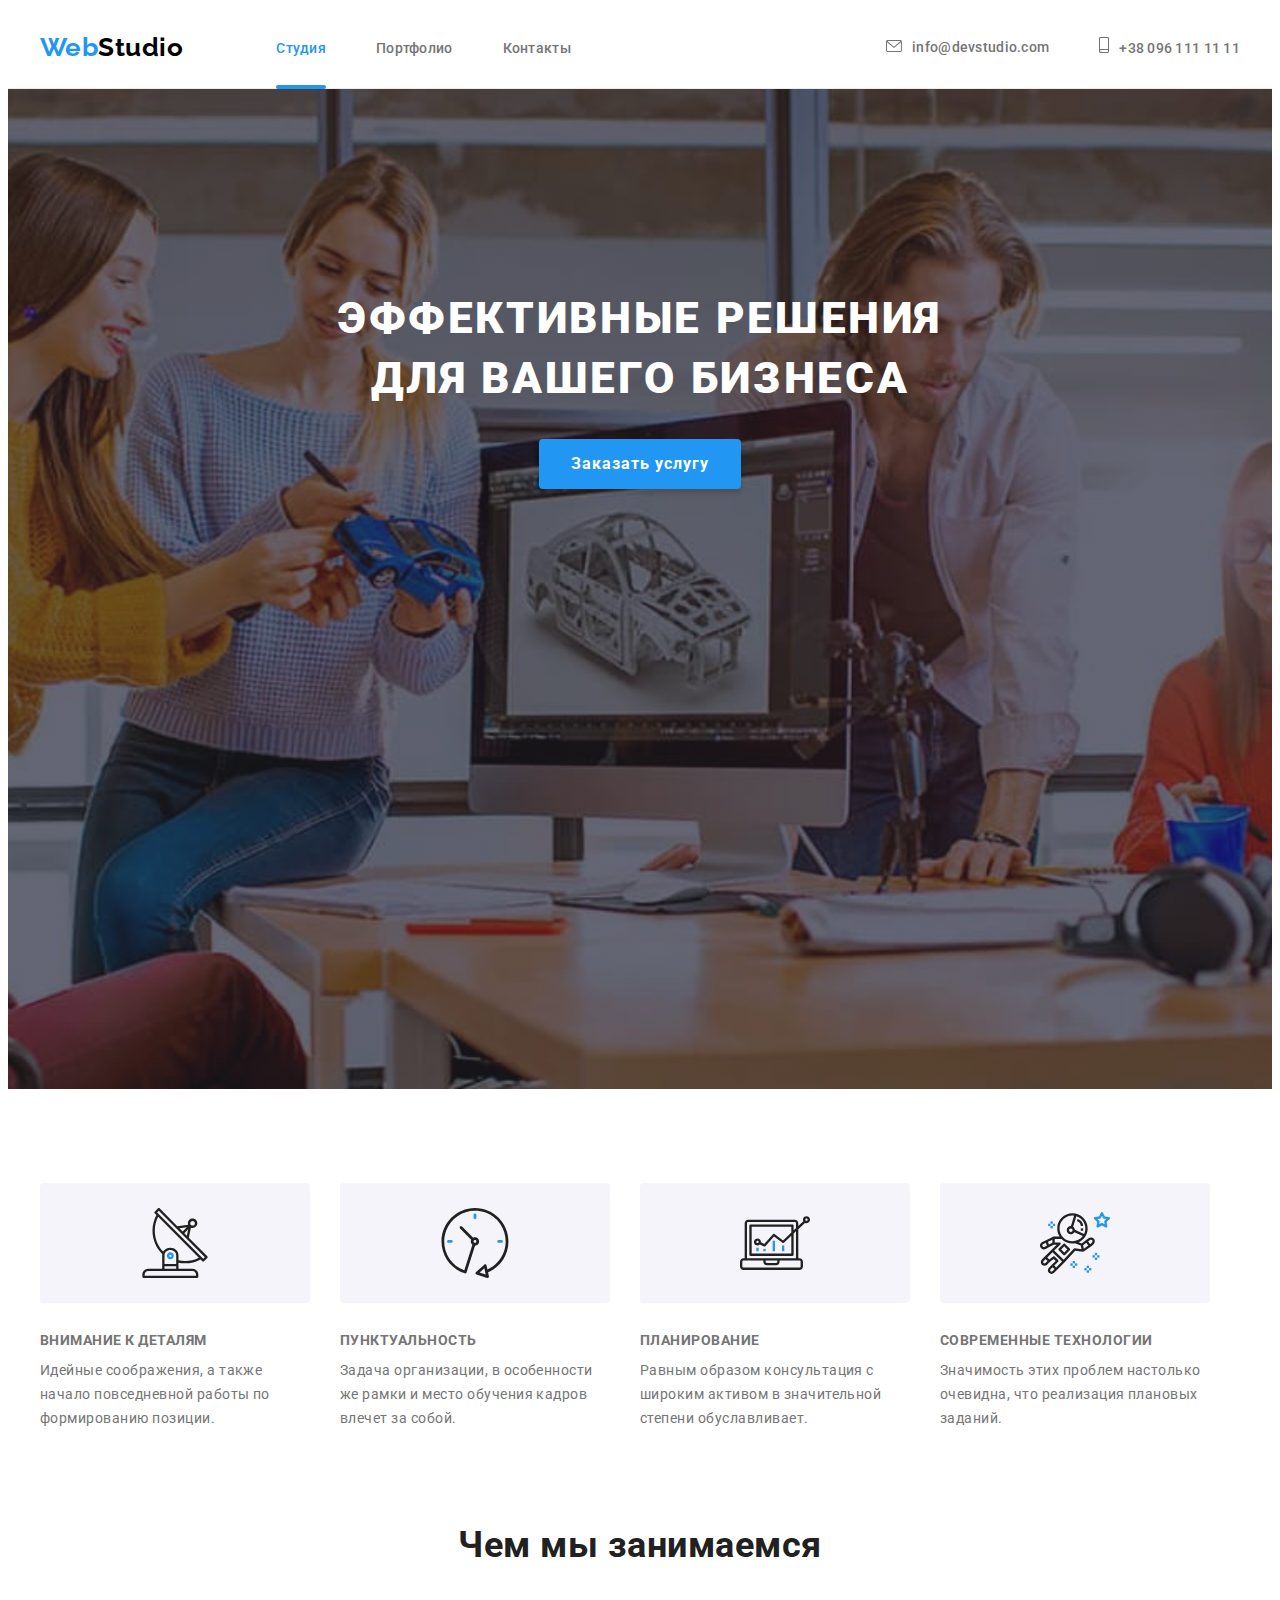
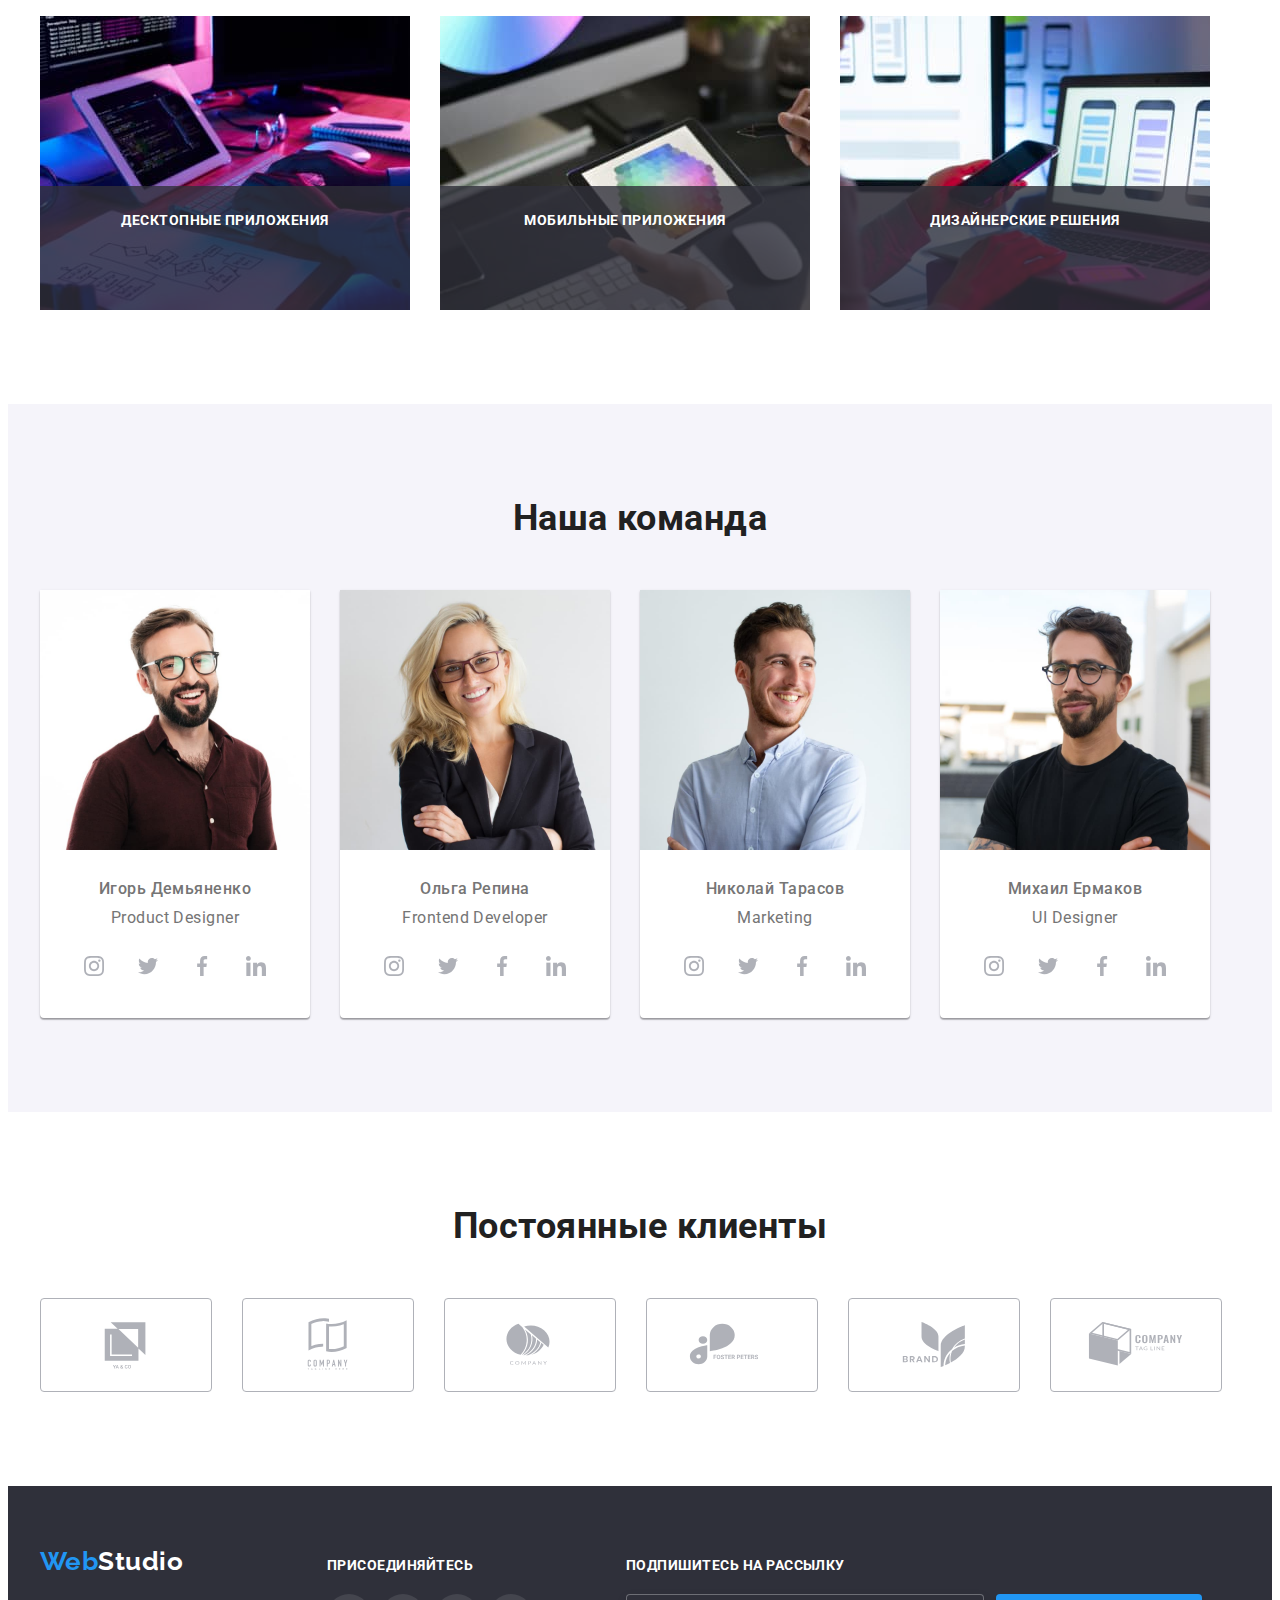
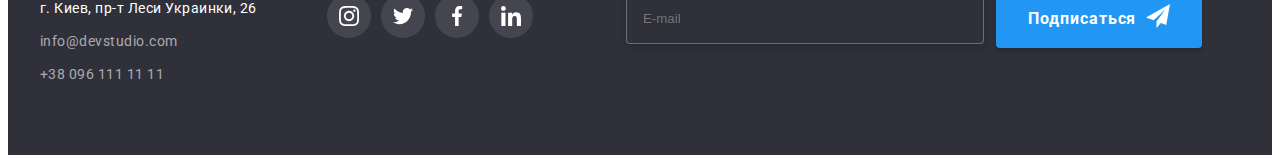
<file: index.html>
<!DOCTYPE html>
<html lang="en">

<head>
    <meta charset="UTF-8">
    <meta http-equiv="X-UA-Compatible" content="IE=edge">
    <meta name="viewport" content="width=device-width, initial-scale=1.0">
    <title>Document</title>
    <link rel="preconnect" href="https://fonts.googleapis.com">
    <link rel="preconnect" href="https://fonts.gstatic.com" crossorigin>
    <link
        href="https://fonts.googleapis.com/css2?family=Raleway:wght@700&family=Roboto:wght@400;500;700;900&display=swap"
        rel="stylesheet">
    <link rel="stylesheet" href="https://cdnjs.cloudflare.com/ajax/libs/modern-normalize/1.1.0/modern-normalize.min.css"
        integrity="sha512-wpPYUAdjBVSE4KJnH1VR1HeZfpl1ub8YT/NKx4PuQ5NmX2tKuGu6U/JRp5y+Y8XG2tV+wKQpNHVUX03MfMFn9Q=="
        crossorigin="anonymous" referrerpolicy="no-referrer" />
    <link rel="stylesheet" href="./css/style.css">
    <link rel="stylesheet" href="./css/main.css">
</head>

<body class="page">
    <!--хедер-->
    <header class="header">
        <div class="container">
            <div class="header__list">
                <nav class="nav-elements">
                    <a href="./index.html" class="logo">Web<span class="header__logo">Studio</span></a>
                    <ul class="site-nav list">
                        <li class="site-nav__link"><a href="./index.html" class="link  site-nav__current">Студия</a>
                        </li>
                        <li class="site-nav__link"><a href="./portfolio.html" class="link">Портфолио</a>
                        </li>
                        <li class="site-nav__link"><a href="" class="link">Контакты</a></li>
                    </ul>
                </nav>
                <ul class="auth-nav list">
                    <li class="auth-nav__element"><a href="mailto:info@devstudio.com" class="link">
                            <svg class="auth-nav__icon link" width="16" height="12">
                                <use href="./images/image.svg#icon-envelope"></use>
                            </svg>info@devstudio.com</a></li>
                    <li class="auth-nav__element"><a href="tel:+380961111111" class="link">
                            <svg class="auth-nav__icon  link" width="10" height="16">
                                <use href="./images/image.svg#icon-smartphone"></use>
                            </svg>+38 096 111 11 11</a></li>
                </ul>
            </div>
        </div>
    </header>
    <main>
        <!--герой-->
        <section class="hero hero__overlay">
            <div class="container">
                <h1 class="hero__title">Эффективные решения <br />для вашего бизнеса</h1>
                <button type="button" class="button" data-modal-open>Заказать услугу</button>
            </div>
        </section>
        <!--переваги-->
        <section class="feature section ">
            <div class="container">
                <h2 class="visually-hidden">Преимущество</h2>
                <ul class="feature__list list">
                    <li class="feature__article">
                        <div class="feature__fon">
                            <svg class="feature__pictchers" width="70" height="70">
                                <use href="./images/image.svg#icon-antenna"></use>
                            </svg>
                        </div>
                        <h3 class="feature__title">Внимание к деталям</h3>
                        <p class="feature__text">Идейные соображения, а также начало повседневной работы по формированию
                            позиции.</p>
                    </li>
                    <li class="feature__article">
                        <div class="feature__fon">
                            <svg class="feature__pictchers" width="70" height="70">
                                <use href="./images/image.svg#icon-clock"></use>
                            </svg>
                        </div>
                        <h3 class="feature__title">Пунктуальность</h3>
                        <p class="feature__text">Задача организации, в особенности же рамки и место обучения кадров
                            влечет за собой.
                        </p>
                    </li>
                    <li class="feature__article">
                        <div class="feature__fon">
                            <svg class="feature__pictchers" width="70" height="70">
                                <use href="./images/image.svg#icon-diagram"></use>
                            </svg>
                        </div>
                        <h3 class="feature__title">Планирование</h3>
                        <p class="feature__text">Равным образом консультация с широким активом в значительной степени
                            обуславливает.
                        </p>
                    </li>
                    <li class="feature__article">
                        <div class="feature__fon">
                            <svg class="feature__pictchers" width="70" height="70">
                                <use href="./images/image.svg#icon-astronaut"></use>
                            </svg>
                        </div>
                        <h3 class="feature__title">Современные технологии</h3>
                        <p class="feature__text">Значимость этих проблем настолько очевидна, что реализация плановых
                            заданий.</p>
                    </li>
                </ul>
            </div>
        </section>
        <section class="section">
            <!--чим займаються-->
            <div class="work container">
                <h2 class="section__title">Чем мы занимаемся</h2>
                <ul class="list work__blok">
                    <li class="work__elenent">
                        <img src="./images/img1.jpg" alt="хтось працює за ПК" width="370">
                        <h3 class="work__text">Десктопные приложения</h3>
                    </li>
                    <li class="work__elenent">
                        <img src="./images/img2.jpg" alt="хтось працює за ноутбуком" width="370">
                        <h3 class="work__text">Мобильные приложения</h3>
                    </li>
                    <li class="work__elenent">
                        <img src="./images/img3.jpg" alt="хтось працює на планшеті" width="370">
                        <h3 class="work__text">Дизайнерские решения</h3>
                    </li>
                </ul>
            </div>
        </section>
        <!--команда-->
        <section class="section team">
            <div class="container ">
                <h2 class="section__title">Наша команда</h2>
                <ul class="list team-grid">
                    <li class="team-grid__member">
                        <img src="./images/img4.jpg" alt="молодий чоловік в окулярах" width="270"  >
                        <div class="team-grid__box">
                            <h3 class="team-grid__name">Игорь Демьяненко</h3>
                            <p class="team-grid__position">Product Designer</p>
                            <ul class="list team-grid__networks">
                                <li class="team-grid__contact">
                                    <a href="" class="team-grid__link">
                                        <svg class="team-grid__icon link" width="20" height="20">
                                            <use href="./images/image.svg#icon-instagram"></use>
                                        </svg>
                                    </a>
                                </li>
                                <li class="team-grid__contact">
                                    <a href="" class="team-grid__link">
                                        <svg class="team-grid__icon link" width="20" height="20">
                                            <use href="./images/image.svg#icon-twitter"></use>
                                        </svg>
                                    </a>
                                </li>
                                <li class="team-grid__contact">
                                    <a href="" class="team-grid__link">
                                        <svg class="team-grid__icon link" width="20" height="20">
                                            <use href="./images/image.svg#icon-facebook"></use>
                                        </svg>
                                    </a>
                                </li>
                                <li class="team-grid__contact">
                                    <a href="" class="team-grid__link">
                                        <svg class="team-grid__icon link" width="20" height="20">
                                            <use href="./images/image.svg#icon-linkedin"></use>
                                        </svg>
                                    </a>
                                </li>
                            </ul>
                        </div>
                    </li>
                    <li class="team-grid__member">
                        <img src="./images/img5.jpg" alt="молода жінка в окулярах" width="270">
                        <div class="team-grid__box">
                            <h3 class="team-grid__name">Ольга Репина</h3>
                            <p class="team-grid__position">Frontend Developer</p>
                            <ul class="list team-grid__networks">
                                <li class="team-grid__contact">
                                    <a href="" class="team-grid__link">
                                        <svg class="team-grid__icon link" width="20" height="20">
                                            <use href="./images/image.svg#icon-instagram"></use>
                                        </svg>
                                    </a>
                                </li>
                                <li class="team-grid__contact">
                                    <a href="" class="team-grid__link">
                                        <svg class="team-grid__icon link" width="20" height="20">
                                            <use href="./images/image.svg#icon-twitter"></use>
                                        </svg>
                                    </a>
                                </li>
                                <li class="team-grid__contact">
                                    <a href="" class="team-grid__link">
                                        <svg class="team-grid__icon link" width="20" height="20">
                                            <use href="./images/image.svg#icon-facebook"></use>
                                        </svg>
                                    </a>
                                </li>
                                <li class="team-grid__contact">
                                    <a href="" class="team-grid__link">
                                        <svg class="team-grid__icon link" width="20" height="20">
                                            <use href="./images/image.svg#icon-linkedin"></use>
                                        </svg>
                                    </a>
                                </li>
                            </ul>
                        </div>
                    </li>
                    <li class="team-grid__member">
                        <img src="./images/img6.jpg" alt="молодий чоловік в сорочці" width="270"  >
                        <div class="team-grid__box">
                            <h3 class="team-grid__name">Николай Тарасов</h3>
                            <p class="team-grid__position">Marketing</p>
                            <ul class="list team-grid__networks">
                                <li class="team-grid__contact">
                                    <a href="" class="team-grid__link">
                                        <svg class="team-grid__icon link" width="20" height="20">
                                            <use href="./images/image.svg#icon-instagram"></use>
                                        </svg>
                                    </a>
                                </li>
                                <li class="team-grid__contact">
                                    <a href="" class="team-grid__link">
                                        <svg class="team-grid__icon link" width="20" height="20">
                                            <use href="./images/image.svg#icon-twitter"></use>
                                        </svg>
                                    </a>
                                </li>
                                <li class="team-grid__contact">
                                    <a href="" class="team-grid__link">
                                        <svg class="team-grid__icon link" width="20" height="20">
                                            <use href="./images/image.svg#icon-facebook"></use>
                                        </svg>
                                    </a>
                                </li>
                                <li class="team-grid__contact">
                                    <a href="" class="team-grid__link">
                                        <svg class="team-grid__icon link" width="20" height="20">
                                            <use href="./images/image.svg#icon-linkedin"></use>
                                        </svg>
                                    </a>
                                </li>
                            </ul>
                        </div>
                    </li>
                    <li class="team-grid__member">
                        <img src="./images/img7.jpg" alt="молодий чоловік в футболці" width="270">
                        <div class="team-grid__box">
                            <h3 class="team-grid__name">Михаил Ермаков</h3>
                            <p class="team-grid__position">UI Designer</p>
                            <ul class="list team-grid__networks">
                                <li class="team-grid__contact">
                                    <a href="" class="team-grid__link">
                                        <svg class="team-grid__icon link" width="20" height="20">
                                            <use href="./images/image.svg#icon-instagram"></use>
                                        </svg>
                                    </a>
                                </li>
                                <li class="team-grid__contact">
                                    <a href="" class="team-grid__link">
                                        <svg class="team-grid__icon link" width="20" height="20">
                                            <use href="./images/image.svg#icon-twitter"></use>
                                        </svg>
                                    </a>
                                </li>
                                <li class="team-grid__contact">
                                    <a href="" class="team-grid__link">
                                        <svg class="team-grid__icon link" width="20" height="20">
                                            <use href="./images/image.svg#icon-facebook"></use>
                                        </svg>
                                    </a>
                                </li>
                                <li class="team-grid__contact">
                                    <a href="" class="team-grid__link">
                                        <svg class="team-grid__icon link" width="20" height="20">
                                            <use href="./images/image.svg#icon-linkedin"></use>
                                        </svg>
                                    </a>
                                </li>
                            </ul>
                        </div>
                    </li>
                </ul>
            </div>
            </li>
            </ul>
            </div>
        </section>
        <!-- клієнти -->
        <section class="section">
            <div class="container">
                <h2 class="section__title">Постоянные клиенты</h2>
                <ul class="list client">
                    <li class="client__element">
                        <a href="" class="client__link">
                            <svg class="client__logo" width="106" height="60">
                                <use href="./images/image.svg#icon-Logo1"></use>
                            </svg>
                        </a>
                    </li>

                    <li class="client__element">
                        <a href="" class="client__link">
                            <svg class="client__logo" width="106" height="60">
                                <use href="./images/image.svg#icon-Logo2"></use>
                            </svg>
                        </a>
                    </li>
                    <li class="client__element">
                        <a href="" class="client__link">
                            <svg class="client__logo" width="106" height="60">
                                <use href="./images/image.svg#icon-Logo3"></use>
                            </svg>
                        </a>
                    </li>
                    <li class="client__element">
                        <a href="" class="client__link">
                            <svg class="client__logo" width="106" height="60">
                                <use href="./images/image.svg#icon-Logo4"></use>
                            </svg>
                        </a>
                    </li>
                    <li class="client__element">
                        <a href="" class="client__link">
                            <svg class="client__logo" width="106" height="60">
                                <use href="./images/image.svg#icon-Logo5"></use>
                            </svg>
                        </a>
                    </li>
                    <li class="client__element">
                        <a href="" class="client__link">
                            <svg class="client__logo" width="106" height="60">
                                <use href="./images/image.svg#icon-Logo6"></use>
                            </svg>
                        </a>
                    </li>

                </ul>
            </div>
        </section>
    </main>
    <!--футер-->
    <footer class="footer">
        <div class="container footer__conteiner">
            <div class="footer__element">
                <a href="./index.html" class="logo ">Web<span class="logo__footer">Studio</span></a>
                <address class="contact">
                    <ul class="list">
                        <li> <a href="г.Киев,пр-тЛесиУкраинки,26" class="contact__adress">г. Киев, пр-т Леси Украинки,
                                26</a></li>
                        <li><a href="mailto:info@devstudio.com" class="contact__auth">info@devstudio.com</a></li>
                        <li><a href="tel:+380961111111" class="contact__auth">+38 096 111 11 11</a></li>
                    </ul>
                </address>
            </div>
            <div class="networks">
                <h3 class="footer__title">присоединяйтесь</h3>
                <ul class="list networks__group">
                    <li class="networks__logo">
                        <a href="" class="networks__link">
                            <svg class="networks__icon link" width="20" height="20">
                                <use href="./images/image.svg#icon-instagram"></use>
                            </svg>
                        </a>
                    </li>
                    <li class="networks__logo">
                        <a href="" class="networks__link">
                            <svg class="networks__icon link" width="20" height="20">
                                <use href="./images/image.svg#icon-twitter"></use>
                            </svg>
                        </a>
                    </li>
                    <li class="networks__logo">
                        <a href="" class="networks__link">
                            <svg class="networks__icon link" width="20" height="20">
                                <use href="./images/image.svg#icon-facebook"></use>
                            </svg>
                        </a>
                    </li>
                    <li class="networks__logo">
                        <a href="" class="networks__link">
                            <svg class="networks__icon link" width="20" height="20">
                                <use href="./images/image.svg#icon-linkedin"></use>
                            </svg>
                        </a>
                    </li>
                </ul>
            </div>
            <div class="mailing">
                <h3 class="footer__title">Подпишитесь на рассылку</h3>
                <div class="mailing__group">
                    <label for="mail"></label>
                    <input type="email" class="mailing__input" placeholder="E-mail" name="mail" id="mail">
                    <button type="submit" class="button">Подписаться
                        <span class="button--left">
                            <svg width="24" height="24">
                                <use href="./images/image.svg#icon-icon-sent"></use>
                            </svg></span>
                    </button>
                </div>
            </div>
        </div>
    </footer>
    <!---MODAAL-->
    <div class="backdrop is-hidden" data-modal>
        <div class="modal">
            <button data-modal-close type="button" class="button-close">
                <svg class="button-close__icon" width="18" height="18">
                    <use href="./images/image.svg#icon-close"></use>
                </svg>
            </button>
            <p class="modal__title">Оставьте свои данные, мы вам перезвоним</p>
            <form>
                <div class="modal__element">
                    <label for="user-name" class="modal__label">Имя</label>
                    <div class="modal__section">
                        <input type="text" class="modal__input" name="user-name" id="user-name">
                        <svg class="modal__icon" width="18" height="18">
                            <use href="images/image.svg#icon-person-black"></use>
                        </svg>
                    </div>
                </div>
                <div class="modal__element">
                    <label for="user-tel" class="modal__label">Телефон</label>
                    <div class="modal__section">
                        <input type="text" class="modal__input" name="user-name" id="user-tel">
                        <svg class="modal__icon" width="18" height="18">
                            <use href="images/image.svg#icon-phone-black"></use>
                        </svg>
                    </div>
                </div>
                <div class="modal__element">
                    <label for="user-email" class="modal__label">Почта</label>
                    <div class="modal__section">
                        <input type="text" title="mail" class="modal__input" name="user-email" id="user-email">
                        <svg class="modal__icon" width="18" height="18">
                            <use href="images/image.svg#icon-email-black"></use>
                        </svg>
                    </div>
                </div>
                <div class="modal__element">
                    <label for="user-text" class="modal__label">Комментарий</label>
                    <textarea name="user-text" id="user-text" class="modal__text"
                        placeholder="Введите текст"></textarea>
                </div>
                <div class="modal__element">

                    <input type="checkbox" name="policy" id="policy" class="visually-hidden modal__check" />
                    <label for="policy" class="modal__contract"><span> <svg class="modal__accept" width="16"
                                height="15">
                                <use href="images/image.svg#icon-check-point"></use>
                            </svg></span>
                        Соглашаюсь с рассылкой и принимаю
                        <a href="" class="modal__rules"> Условия договора</a>
                    </label>
                </div>
                <button type="submit" class="button modal__button">Отправить</button>
            </form>
        </div>
    </div>
    <script src="./js/modal.js"></script>
</body>

</html>
</file>
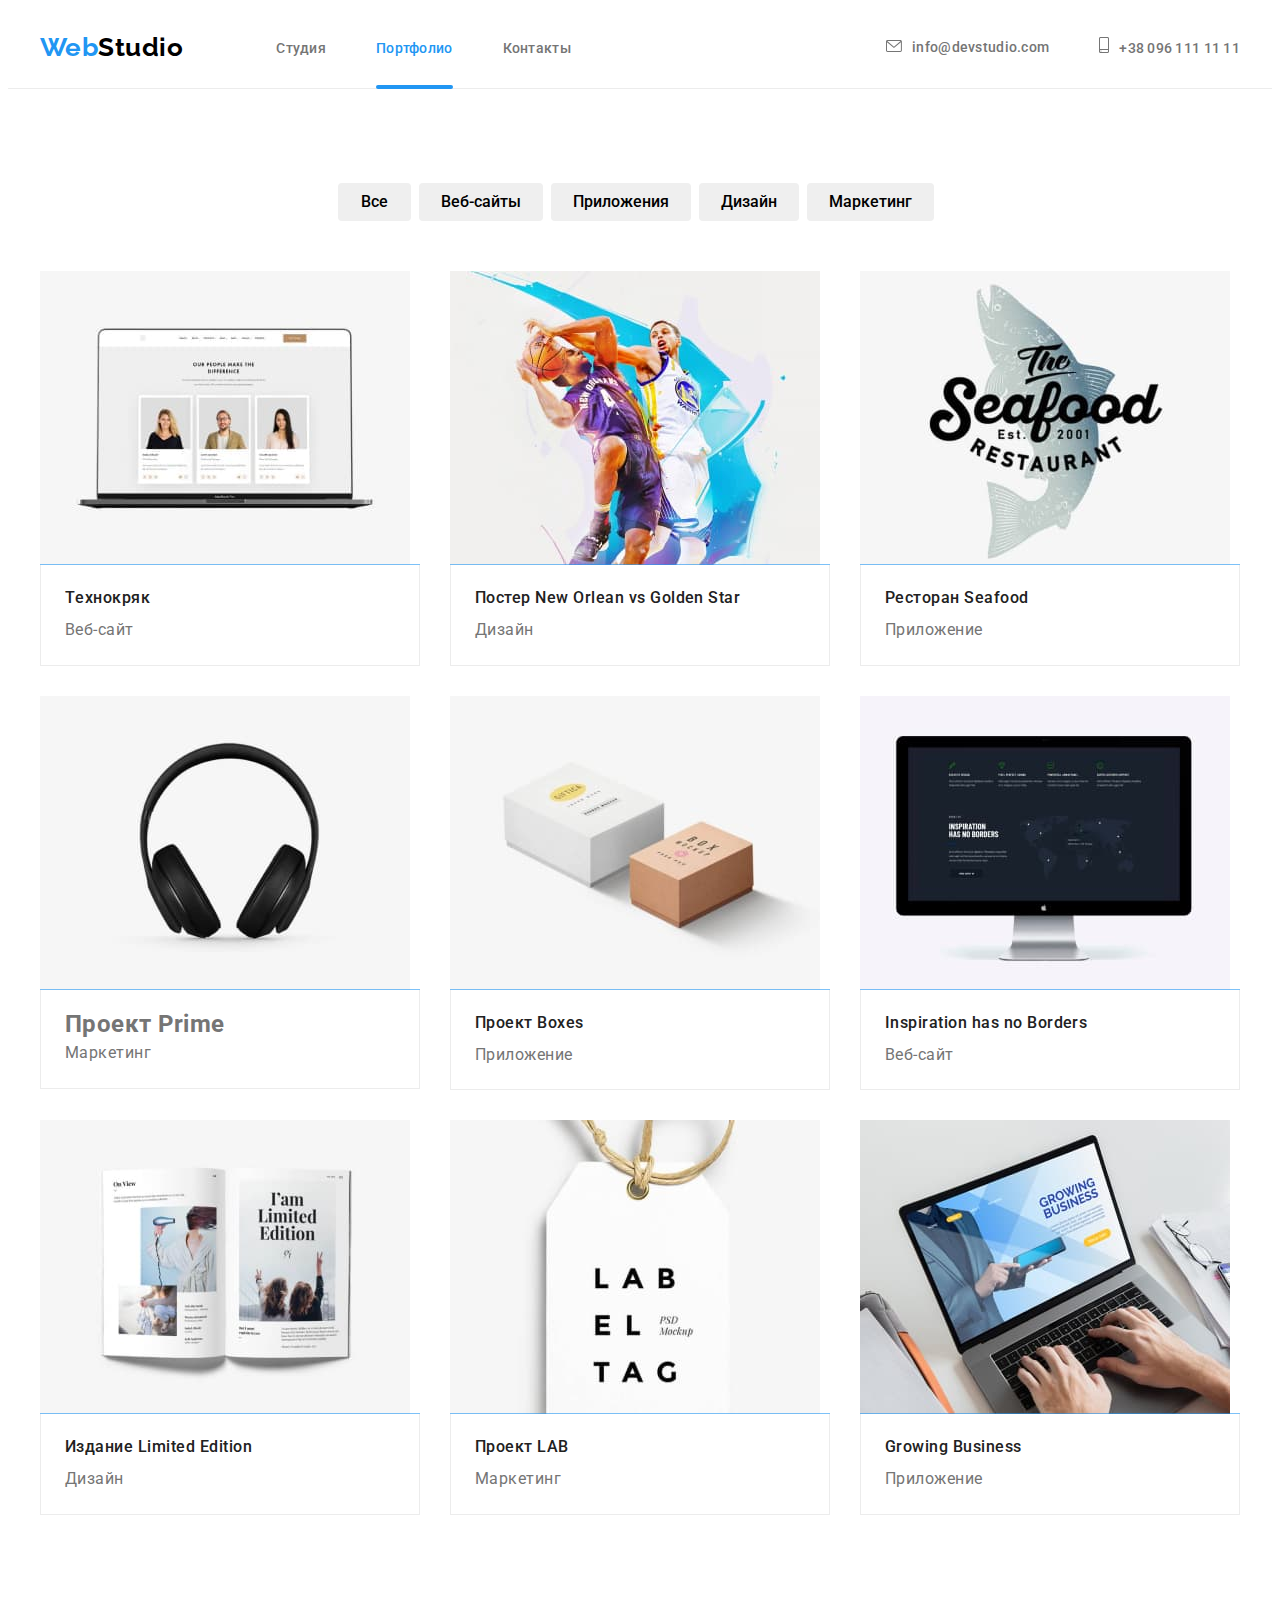
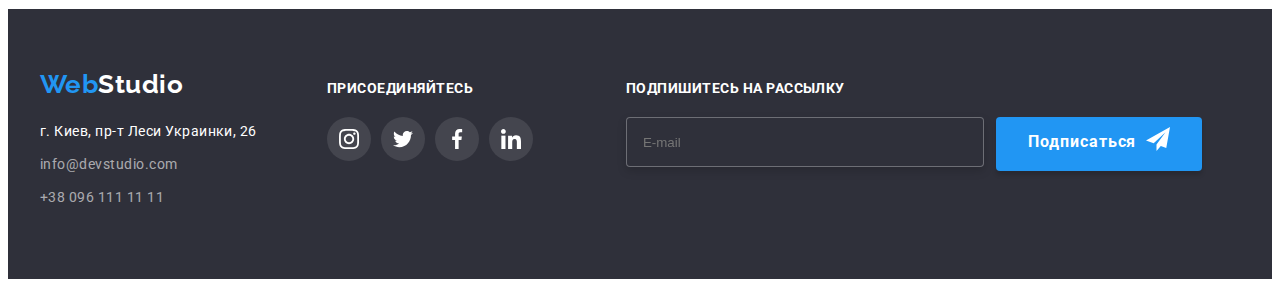
<file: portfolio.html>
<!DOCTYPE html>
<html lang="en">

<head>
    <meta charset="UTF-8">
    <meta http-equiv="X-UA-Compatible" content="IE=edge">
    <meta name="viewport" content="width=device-width, initial-scale=1.0">
    <title>Document</title>
    <link rel="preconnect" href="https://fonts.googleapis.com">
    <link rel="preconnect" href="https://fonts.gstatic.com" crossorigin>
    <link
        href="https://fonts.googleapis.com/css2?family=Raleway:wght@700&family=Roboto:wght@400;500;700;900&display=swap"
        rel="stylesheet">
    <link rel="stylesheet" href="https://cdnjs.cloudflare.com/ajax/libs/modern-normalize/1.1.0/modern-normalize.min.css"
        integrity="sha512-wpPYUAdjBVSE4KJnH1VR1HeZfpl1ub8YT/NKx4PuQ5NmX2tKuGu6U/JRp5y+Y8XG2tV+wKQpNHVUX03MfMFn9Q=="
        crossorigin="anonymous" referrerpolicy="no-referrer" />
    <link rel="stylesheet" href="./css/style.css">
    <link rel="stylesheet" href="./css/main.css">
</head>

<body>
    <!--хедер-->
    <header class="header">
        <div class="container">
            <div class="header__list">
                <nav class="nav-elements">
                    <a href="./index.html" class="logo">Web<span class="header__logo">Studio</span></a>
                    <ul class="site-nav list">
                        <li class="site-nav__link"><a href="./index.html" class="link ">Студия</a></li>
                        <li class="site-nav__link"><a href="./portfolio.html"
                                class="link  site-nav__current">Портфолио</a>
                        </li>
                        <li class="site-nav__link"><a href="" class="link">Контакты</a></li>
                    </ul>
                </nav>
                <ul class="auth-nav list">
                    <li class="auth-nav__element"><a href="mailto:info@devstudio.com" class="link">
                            <svg class="auth-nav__icon link" width="16" height="12">
                                <use href="./images/image.svg#icon-envelope"></use>
                            </svg>info@devstudio.com</a></li>
                    <li class="auth-nav__element"><a href="tel:+380961111111" class="link">
                            <svg class="auth-nav__icon  link" width="10" height="16">
                                <use href="./images/image.svg#icon-smartphone"></use>
                            </svg>+38 096 111 11 11</a></li>
                </ul>
            </div>
        </div>
    </header>
    <main>
        <section class="section">
            <div class="container">
                <!--опції-->
                <h1 class="visually-hidden">main content</h1>
                <ul class="buttons-nav list">
                    <li class="buttons-nav__element"><button type="button"
                            class="buttons-nav__element--active">Все</button></li>
                    <li class="buttons-nav__element"><button type="button"
                            class="buttons-nav__element--active">Веб-сайты</button></li>
                    <li class="buttons-nav__element"><button type="button"
                            class="buttons-nav__element--active">Приложения</button></li>
                    <li class="buttons-nav__element"><button type="button"
                            class="buttons-nav__element--active">Дизайн</button></li>
                    <li class="buttons-nav__element"><button type="button"
                            class="buttons-nav__element--active">Маркетинг</button></li>
                </ul>
                <!--зображення-->
                <ul class="list product-grid">
                    <li class="product">
                        <div class="product__focus">
                            <img src="./images/page/img1.jpg" alt="зображення ноутбука з відкритим веб-сайтом"
                                width="370" class="product__img" />
                            <p class="product__text">
                                Ресурс предлагает комплексные предложения с разным уровнем функционала и сервисов. Все
                                это позволит посетителю получить
                                исчерпывающие сведения о компании или частном лице.
                            </p>
                        </div>
                        <div class="product__border">
                            <h2 class="product__name">Tехнокряк</h2>
                            <p class="product__service">Веб-сайт</p>
                        </div>
                    </li>
                    <li class="product">
                        <div class="product__focus">
                            <img src="./images/page/img2.jpg" alt="двa безкетболіста" width="370"
                                class="pictures-foto" />
                            <p class="product__text">
                                Ресурс предлагает комплексные предложения с разным уровнем функционала и сервисов. Все
                                это позволит посетителю получить
                                исчерпывающие сведения о компании или частном лице.
                            </p>
                        </div>
                        <div class="product__border">
                            <h2 class="product__name">Постер New Orlean vs Golden Star</h2>
                            <p class="product__service">Дизайн</p>
                        </div>
                    </li>
                    <li class="product">
                        <div class="product__focus">
                            <img src="./images/page/img3.jpg" alt="натпис seafood" width="370" class="pictures-foto" />
                            <p class="product__text">
                                Ресурс предлагает комплексные предложения с разным уровнем функционала и сервисов. Все
                                это позволит посетителю получить
                                исчерпывающие сведения о компании или частном лице.
                            </p>
                        </div>
                        <div class="product__border">
                            <h2 class="product__name">Ресторан Seafood</h2>
                            <p class="product__service">Приложение</p>
                        </div>
                    </li>
                    <li class="product">
                        <div class="product__focus">
                            <img src="./images/page/img4.jpg" alt="чорні навушники" width="370" class="pictures-foto" />
                            <p class="product__text">
                                Ресурс предлагает комплексные предложения с разным уровнем функционала и сервисов. Все
                                это позволит посетителю получить
                                исчерпывающие сведения о компании или частном лице.
                            </p>
                        </div>
                        <div class="product__border">
                            <h2 class="name-pictures">Проект Prime</h2>
                            <p class="product__service">Маркетинг</p>
                        </div>
                    </li>
                    <li class="product">
                        <div class="product__focus">
                            <img src="./images/page/img5.jpg" alt="дві коробки" width="370" class="pictures-foto" />
                            <p class="product__text">
                                Ресурс предлагает комплексные предложения с разным уровнем функционала и сервисов. Все
                                это позволит посетителю получить
                                исчерпывающие сведения о компании или частном лице.
                            </p>
                        </div>
                        <div class="product__border">
                            <h2 class="product__name">Проект Boxes</h2>
                            <p class="product__service">Приложение</p>
                        </div>
                    </li>
                    <li class="product">
                        <div class="product__focus">
                            <img src="./images/page/img6.jpg" alt="монітор від ПК" width="370" class="pictures-foto" />
                            <p class="product__text">
                                Ресурс предлагает комплексные предложения с разным уровнем функционала и сервисов. Все
                                это позволит посетителю получить
                                исчерпывающие сведения о компании или частном лице.
                            </p>
                        </div>
                        <div class="product__border">
                            <h2 class="product__name">Inspiration has no Borders</h2>
                            <p class="product__service">Веб-сайт</p>
                        </div>
                    </li>
                    <li class="product">
                        <div class="product__focus">
                            <img src="./images/page/img7.jpg" alt="журнал" width="370" class="pictures-foto" />
                            <p class="product__text">
                                Ресурс предлагает комплексные предложения с разным уровнем функционала и сервисов. Все
                                это позволит посетителю получить
                                исчерпывающие сведения о компании или частном лице.
                            </p>
                        </div>
                        <div class="product__border">
                            <h2 class="product__name">Издание Limited Edition</h2>
                            <p class="product__service">Дизайн</p>
                        </div>
                    </li>
                    <li class="product">
                        <div class="product__focus">
                            <img src="./images/page/img8.jpg" alt="бірка" width="370" class="pictures-foto" />
                            <p class="product__text">
                                Ресурс предлагает комплексные предложения с разным уровнем функционала и сервисов. Все
                                это позволит посетителю получить
                                исчерпывающие сведения о компании или частном лице.
                            </p>
                        </div>
                        <div class="product__border">
                            <h2 class="product__name">Проект LAB</h2>
                            <p class="product__service">Маркетинг</p>
                        </div>
                    </li>
                    <li class="product">
                        <div class="product__focus">
                            <img src="./images/page/img9.jpg" alt="ноутбук" width="370" class="pictures-foto" />
                            <p class="product__text">
                                Ресурс предлагает комплексные предложения с разным уровнем функционала и сервисов. Все
                                это позволит посетителю получить
                                исчерпывающие сведения о компании или частном лице.
                            </p>
                        </div>
                        <div class="product__border">
                            <h2 class="product__name">Growing Business</h2>
                            <p class="product__service">Приложение</p>
                        </div>
                    </li>
                </ul>
        </section>
    </main>
    <!--футер-->
    <footer class="footer">
        <div class="container footer__conteiner">
            <div class="footer__element">
                <a href="./index.html" class="logo ">Web<span class="logo__footer">Studio</span></a>
                <address class="contact">
                    <ul class="list">
                        <li> <a href="г.Киев,пр-тЛесиУкраинки,26" class="contact__adress">г. Киев, пр-т Леси Украинки,
                                26</a></li>
                        <li><a href="mailto:info@devstudio.com" class="contact__auth">info@devstudio.com</a></li>
                        <li><a href="tel:+380961111111" class="contact__auth">+38 096 111 11 11</a></li>
                    </ul>
                </address>
            </div>
            <div class="networks">
                <h3 class="footer__title">присоединяйтесь</h3>
                <ul class="list networks__group">
                    <li class="networks__logo">
                        <a href="" class="networks__link">
                            <svg class="networks__icon link" width="20" height="20">
                                <use href="./images/image.svg#icon-instagram"></use>
                            </svg>
                        </a>
                    </li>
                    <li class="networks__logo">
                        <a href="" class="networks__link">
                            <svg class="networks__icon link" width="20" height="20">
                                <use href="./images/image.svg#icon-twitter"></use>
                            </svg>
                        </a>
                    </li>
                    <li class="networks__logo">
                        <a href="" class="networks__link">
                            <svg class="networks__icon link" width="20" height="20">
                                <use href="./images/image.svg#icon-facebook"></use>
                            </svg>
                        </a>
                    </li>
                    <li class="networks__logo">
                        <a href="" class="networks__link">
                            <svg class="networks__icon link" width="20" height="20">
                                <use href="./images/image.svg#icon-linkedin"></use>
                            </svg>
                        </a>
                    </li>
                </ul>
            </div>
            <div class="mailing">
                <h3 class="footer__title">Подпишитесь на рассылку</h3>
                <div class="mailing__group">
                    <label for="mail"></label>
                    <input type="email" class="mailing__input" placeholder="E-mail" name="mail" id="mail">
                    <button type="submit" class="button">Подписаться
                        <span class="button--left">
                            <svg width="24" height="24">
                                <use href="./images/image.svg#icon-icon-sent"></use>
                            </svg></span>
                    </button>
                </div>
            </div>
        </div>
    </footer>
</body>

</html>
</file>
<file: css/style.css>
/*другорядний колір  #212121 */
/* основний колір текста #757575 */
/*білий #E5E5E5 */
/*акцент #2196f3*/

/*-----!!!!!!!-Студія-!!!!!!!---*/

/* -------HEDER----- */
.header {
  background: #ffffff;
  padding-top: 24px;
  padding-bottom: 25px;
  border-bottom: 1px solid #ececec;
}
.nav-elements {
  display: flex;
  align-items: center;
}
.header__list {
  display: flex;
  align-items: center;
}
/* ----Logo----*/
.logo {
  color: var(--accent-color);
  text-decoration: none;

  font-family: Raleway, sans-serif;
  font-weight: bold;
  font-size: 26px;
  line-height: 1.19;
}
.header__logo {
  color: #000;
  margin-right: 93px;
}
/* SITE--NAV-----*/

.site-nav .link {
  color: var(--title-text-color);
  text-decoration: none;
  padding-top: 35px;
  padding-bottom: 35px;

  font-weight: 500;
  font-size: 14px;
  line-height: 1.14;
  letter-spacing: 0.02em;
}
.site-nav .site-nav__link + .site-nav__link {
  margin-left: 50px;
}
.site-nav {
  display: flex;
  transition-duration: 250ms;
  transition-timing-function: cubic-bezier(0.4, 0, 0.2, 1);
}
.site-nav .link.site-nav__current {
  color: var(--accent-color);
  position: relative;
}
.site-nav .link:hover,
.site-nav .link:focus {
  color: var(--accent-color);
}
.site-nav__current::after {
  content: "";
  position: absolute;
  width: 100%;
  height: 4px;
  background: #2196f3;
  border-radius: 2px;
  left: 0;
  bottom: 2px;
}
/* autn nav */
.auth-nav {
  display: flex;
  margin-left: auto;
}
.auth-nav .auth-nav__element + .auth-nav__element {
  margin-left: 50px;
}
.auth-nav .link {
  color: var(--primary-text-color);
  text-decoration: none;

  font-weight: 500;
  font-size: 14px;
  line-height: 1.14;
  letter-spacing: 0.02em;
}
.auth-nav .link:hover,
.auth-nav .link:focus {
  color: var(--accent-color);
  fill: var(--accent-color);
  transition-duration: 250ms;
  transition-timing-function: cubic-bezier(0.4, 0, 0.2, 1);
}
.auth-nav .link:hover .auth-nav__icon {
  transition-duration: 250ms;
  transition-timing-function: cubic-bezier(0.4, 0, 0.2, 1);
  fill: var(--accent-color);
}
.auth-nav .link:focus .auth-nav__icon {
  transition-duration: 250ms;
  transition-timing-function: cubic-bezier(0.4, 0, 0.2, 1);
  fill: var(--accent-color);
}
.auth-nav__icon {
  fill: var(--primary-text-color);
  margin-right: 10px;
}

/* hero */

/* button */
.button {
  display: inline-flex;
  color: var(--accent-text-color);
  background: var(--accent-color);
  border-radius: 4px;
  padding: 10px 32px;
  min-width: 200px;
  border: none;
  box-shadow: 0px 4px 4px rgba(0, 0, 0, 0.15);

  cursor: pointer;
  text-align: center;
  font-family: inherit;
  font-weight: bold;
  font-size: 16px;
  line-height: 1.87;
  letter-spacing: 0.06em;
}
.modal__button {
  position: relative;
  left: 50%;
  transform: translate(-50%, 0);
  padding: 10px 55px;
}

.buttons-nav__element--active {
  display: inline-block;
  min-width: 73px;
  padding: 6px 22px;
  cursor: pointer;
  border-radius: 4px;
  border: none;

  font-family: inherit;
  font-weight: 500;
  font-size: 16px;
  line-height: 1.62;
  text-align: center;
}

.buttons-nav {
  display: flex;
  justify-content: center;
  margin-bottom: 50px;
}
.buttons-nav__element {
  margin-right: 8px;
}

.buttons-nav .buttons-nav__element--active:hover,
.buttons-nav .buttons-nav__element--active:focus {
  transition-duration: 250ms;
  transition-timing-function: cubic-bezier(0.4, 0, 0.2, 1);
  color: var(--accent-text-color);
  background-color: var(--accent-color);
  box-shadow: 0px 3px 1px rgba(0, 0, 0, 0.1), 0px 1px 2px rgba(0, 0, 0, 0.08),
    0px 2px 2px rgba(0, 0, 0, 0.12);
}

/* переваги */

/*  Особенности */

/*TEEAAM*/

/* -------Постоянные клиенты ---*/
.client {
  display: flex;
}
.client__element:not(:last-child) {
  margin-right: 30px;
}
.client__link {
  width: 170px;
  height: 92px;
  border: 1px solid #afb1b8;
  /* box-sizing: border-box; */
  border-radius: 4px;
  display: flex;
  align-items: center;
  justify-content: center;
}
.client__link:hover {
  border: 1px solid #2196f3;
  transition-duration: 250ms;
  transition-timing-function: cubic-bezier(0.4, 0, 0.2, 1);
}
.client__link:hover .client__logo {
  transition-duration: 250ms;
  transition-timing-function: cubic-bezier(0.4, 0, 0.2, 1);
  fill: var(--accent-color);
}
.client__link:focus {
  transition-duration: 250ms;
  transition-timing-function: cubic-bezier(0.4, 0, 0.2, 1);
  border: 1px solid #2196f3;
}
.client__link:focus .client__logo {
  transition-duration: 250ms;
  transition-timing-function: cubic-bezier(0.4, 0, 0.2, 1);
  fill: var(--accent-color);
}
.client__logo {
  fill: #afb1b8;
  margin: 16px 32px;
}
/* footer */

/* !!!!!!!##-----PORTFOLIO ----!!!!!!*/

/* MODAL  */
</file>
<file: css/main.css>
body {
  background: #ffffff;
  color: #757575;
  font-family: Roboto, sans-serif;
  letter-spacing: 0.03em;
}

.container {
  padding-left: 15px;
  padding-right: 15px;
  width: 1200px;
  margin: 0 auto;
}

.section {
  padding-top: 94px;
  padding-bottom: 94px;
}

.section__title {
  color: #212121;
  margin-bottom: 50px;
  font-weight: bold;
  font-size: 36px;
  line-height: 1.16;
  text-align: center;
}

.list {
  list-style: none;
}

h1,
h2,
h3,
h4,
p {
  margin: 0;
}

ul,
ol {
  padding: 0;
  margin: 0;
}

img {
  display: block;
}

.visually-hidden {
  position: absolute;
  white-space: nowrap;
  width: 1px;
  height: 1px;
  overflow: hidden;
  border: 0;
  padding: 0;
  clip: rect(0 0 0 0);
  clip-path: inset(50%);
  margin: -1px;
}

.header {
  background: #ffffff;
  padding-top: 24px;
  padding-bottom: 25px;
  border-bottom: 1px solid #ececec;
}

.nav-elements {
  display: flex;
  align-items: center;
}

.header__list {
  display: flex;
  align-items: center;
}

/* ----Logo----*/
.logo {
  color: #2196f3;
  text-decoration: none;
  font-family: Raleway, sans-serif;
  font-weight: bold;
  font-size: 26px;
  line-height: 1.19;
}

.header__logo {
  color: #000;
  margin-right: 93px;
}

/* SITE--NAV-----*/
.site-nav {
  display: flex;
  transition-duration: 250ms;
  transition-timing-function: cubic-bezier(0.4, 0, 0.2, 1);
}

.site-nav .link {
  color: var(--title-text-color);
  text-decoration: none;
  padding-top: 35px;
  padding-bottom: 35px;
  font-weight: 500;
  font-size: 14px;
  line-height: 1.14;
  letter-spacing: 0.02em;
}

.site-nav .site-nav__link + .site-nav__link {
  margin-left: 50px;
}

.site-nav .link.site-nav__current {
  color: #2196f3;
  position: relative;
}

.site-nav .link:hover,
.site-nav .link:focus {
  color: #2196f3;
}

.site-nav .site-nav__current::after {
  content: "";
  position: absolute;
  width: 100%;
  height: 4px;
  background: #2196f3;
  border-radius: 2px;
  left: 0;
  bottom: 2px;
}

/* autn nav */
.auth-nav {
  display: flex;
  margin-left: auto;
}

.auth-nav .auth-nav__element + .auth-nav__element {
  margin-left: 50px;
}

.auth-nav .link {
  color: #757575;
  text-decoration: none;
  font-weight: 500;
  font-size: 14px;
  line-height: 1.14;
  letter-spacing: 0.02em;
}

.auth-nav .link:hover,
.auth-nav .link:focus {
  color: #2196f3;
  fill: #2196f3;
  transition-duration: 250ms;
  transition-timing-function: cubic-bezier(0.4, 0, 0.2, 1);
}

.auth-nav .link:hover .auth-nav__icon {
  transition-duration: 250ms;
  transition-timing-function: cubic-bezier(0.4, 0, 0.2, 1);
  fill: #2196f3;
}

.auth-nav .link:focus .auth-nav__icon {
  transition-duration: 250ms;
  transition-timing-function: cubic-bezier(0.4, 0, 0.2, 1);
  fill: #2196f3;
}

.auth-nav__icon {
  fill: #757575;
  margin-right: 10px;
}

.hero__overlay {
  max-width: 1600px;
  height: 600px;
  margin-left: auto;
  margin-right: auto;
  background-color: #2f303a66;
  background-image: linear-gradient(to right, rgba(47, 48, 58, 0.4), rgba(47, 48, 58, 0.4)), url("../images/bgfon.jpg");
  background-position: center;
  background-repeat: no-repeat;
  background-size: cover;
}

.hero {
  text-align: center;
  padding-top: 200px;
  padding-bottom: 200px;
}

.hero__title {
  color: #ffffff;
  min-width: 696px;
  margin-bottom: 30px;
  text-transform: uppercase;
  font-weight: 900;
  font-size: 44px;
  line-height: 1.36;
  text-align: center;
  letter-spacing: 0.06em;
}

.button {
  display: inline-flex;
  color: #ffffff;
  background: #2196f3;
  border-radius: 4px;
  padding: 10px 32px;
  min-width: 200px;
  border: none;
  box-shadow: 0px 4px 4px rgba(0, 0, 0, 0.15);
  cursor: pointer;
  text-align: center;
  font-family: inherit;
  font-weight: bold;
  font-size: 16px;
  line-height: 1.87;
  letter-spacing: 0.06em;
}

.modal__button {
  position: relative;
  left: 50%;
  transform: translate(-50%, 0);
  padding: 10px 55px;
}

.buttons-nav {
  display: flex;
  justify-content: center;
  margin-bottom: 50px;
}

.buttons-nav__element {
  margin-right: 8px;
}

.buttons-nav__element--active {
  display: inline-block;
  min-width: 73px;
  padding: 6px 22px;
  cursor: pointer;
  border-radius: 4px;
  border: none;
  font-family: inherit;
  font-weight: 500;
  font-size: 16px;
  line-height: 1.62;
  text-align: center;
}

.buttons-nav .buttons-nav__element--active:hover,
.buttons-nav .buttons-nav__element--active:focus {
  transition-duration: 250ms;
  transition-timing-function: cubic-bezier(0.4, 0, 0.2, 1);
  color: #ffffff;
  background-color: #2196f3;
  box-shadow: 0px 3px 1px rgba(0, 0, 0, 0.1), 0px 1px 2px rgba(0, 0, 0, 0.08), 0px 2px 2px rgba(0, 0, 0, 0.12);
}

.feature {
  padding-bottom: 0;
}

.feature__list {
  width: 1170;
  display: flex;
}

.feature__fon {
  display: flex;
  width: 270px;
  height: 120px;
  background-color: #f5f4fa;
  border-radius: 4px;
  margin-bottom: 30px;
  justify-content: center;
  align-items: center;
}

.feature__article {
  width: 270px;
}

.feature__article:not(:last-child) {
  margin-right: 30px;
}

.feature__title {
  color: var(--title-text-color);
  margin-bottom: 10px;
  font-weight: bold;
  font-size: 14px;
  line-height: 1.14;
  text-transform: uppercase;
}

.feature__text {
  font-size: 14px;
  line-height: 1.71;
}

.work__blok {
  display: flex;
}

.work__elenent {
  width: calc((100% - 60) / 3);
  margin-right: 30px;
  position: relative;
}

.work__text {
  position: absolute;
  background: rgba(47, 48, 58, 0.8);
  width: 100%;
  height: 70px;
  bottom: 0;
  padding-top: 27px;
  padding-bottom: 27px;
  text-align: center;
  font-weight: bold;
  font-size: 14px;
  line-height: 1.14;
  text-transform: uppercase;
  color: #ffffff;
}

.work__elenent:not(:last-child) {
  margin-right: 30px;
}

.team {
  background: #f5f4fa;
}

.team-grid {
  display: flex;
}

.team-grid__member {
  width: calc((100% - 90) / 4);
  background-color: #ffffff;
  box-shadow: 0px 1px 3px rgba(0, 0, 0, 0.12), 0px 1px 1px rgba(0, 0, 0, 0.14), 0px 2px 1px rgba(0, 0, 0, 0.2);
  border-radius: 0px 0px 4px 4px;
}

.team-grid__member:not(:last-child) {
  margin-right: 30px;
}

.team-grid__box {
  text-align: center;
  padding-top: 30px;
  padding-bottom: 30px;
}

.team-grid__name {
  color: var(--title-text-color);
  margin-bottom: 10px;
  font-weight: 500;
  font-size: 16px;
  line-height: 1.18;
}

.team-grid__position {
  margin-bottom: 16px;
  font-size: 16px;
  line-height: 1.18;
}

.team-grid__networks {
  display: flex;
  justify-content: center;
}

.team-grid__contact + .team-grid__contact {
  margin-left: 10px;
}

.team-grid__link {
  width: 44px;
  height: 44px;
  border-radius: 50%;
  display: flex;
  align-items: center;
  justify-content: center;
}

.team-grid__link:hover, .team-grid__link:focus {
  transition-duration: 250ms;
  transition-timing-function: cubic-bezier(0.4, 0, 0.2, 1);
  background-color: #2196f3;
}

.team-grid__link:hover .team-grid__icon {
  transition-duration: 250ms;
  transition-timing-function: cubic-bezier(0.4, 0, 0.2, 1);
  fill: #ffffff;
}

.team-grid__link:focus .team-grid__icon {
  transition-duration: 250ms;
  transition-timing-function: cubic-bezier(0.4, 0, 0.2, 1);
  fill: #ffffff;
}

.team-grid__icon {
  fill: #afb1b8;
}

.client {
  display: flex;
}

.client__element:not(:last-child) {
  margin-right: 30px;
}

.client__link {
  width: 170px;
  height: 92px;
  border: 1px solid #afb1b8;
  /* box-sizing: border-box; */
  border-radius: 4px;
  display: flex;
  align-items: center;
  justify-content: center;
}

.client__link:hover {
  border: 1px solid #2196f3;
  transition-duration: 250ms;
  transition-timing-function: cubic-bezier(0.4, 0, 0.2, 1);
}

.client__link:hover .client__logo {
  transition-duration: 250ms;
  transition-timing-function: cubic-bezier(0.4, 0, 0.2, 1);
  fill: #2196f3;
}

.client__link:focus {
  transition-duration: 250ms;
  transition-timing-function: cubic-bezier(0.4, 0, 0.2, 1);
  border: 1px solid #2196f3;
}

.client__link:focus .client__logo {
  transition-duration: 250ms;
  transition-timing-function: cubic-bezier(0.4, 0, 0.2, 1);
  fill: #2196f3;
}

.client__logo {
  fill: #afb1b8;
  margin: 16px 32px;
}

.footer {
  background: #2f303a;
  padding-top: 60px;
  padding-bottom: 60px;
}

.footer__conteiner {
  display: flex;
  align-items: baseline;
}

.footer__element:first-child {
  margin-right: 70px;
}

.footer__element:nth-child(2) {
  margin-right: 93px;
}

.logo__footer {
  color: #ffffff;
  margin-bottom: 20px;
}

.contact__adress {
  margin-top: 20px;
  margin-bottom: 9px;
  display: inline-block;
  color: #ffffff;
  text-decoration: none;
  font-style: normal;
  font-size: 14px;
  line-height: 1.71;
}

.contact__auth {
  margin-bottom: 9px;
  display: inline-block;
  color: rgba(255, 255, 255, 0.6);
  text-decoration: none;
  font-style: normal;
  font-size: 14px;
  line-height: 1.71;
}

.contact__auth:hover, .contact__auth:focus {
  transition-duration: 250ms;
  transition-timing-function: cubic-bezier(0.4, 0, 0.2, 1);
  color: #2196f3;
}

/* --networks-- */
.footer__title {
  margin-bottom: 20px;
  color: #ffffff;
  font-weight: bold;
  font-size: 14px;
  line-height: 1.14;
  text-transform: uppercase;
}

.networks {
  margin-right: 93px;
}

.networks__group {
  display: flex;
}

.networks__logo:not(:last-child) {
  margin-right: 10px;
}

.networks__icon {
  fill: #ffffff;
}

.networks__link {
  width: 44px;
  height: 44px;
  border-radius: 50%;
  background-color: rgba(255, 255, 255, 0.1);
  display: flex;
  align-items: center;
  justify-content: center;
}

.networks__link:hover, .networks__linklink:focus {
  transition-duration: 250ms;
  transition-timing-function: cubic-bezier(0.4, 0, 0.2, 1);
  background-color: #2196f3;
}

/* -----mailing---- */
.mailing__group {
  display: flex;
  justify-content: center;
}

.button--left {
  margin-left: 10px;
}

.mailing__input {
  width: 358px;
  height: 50px;
  margin-right: 12px;
  border: 1px solid rgba(255, 255, 255, 0.3);
  box-sizing: border-box;
  filter: drop-shadow(0px 4px 4px rgba(0, 0, 0, 0.15));
  border-radius: 4px;
  background: #2f303a;
  padding-left: 16px;
  color: #ffffff;
}

.product-grid {
  display: flex;
  flex-wrap: wrap;
}

.product {
  width: calc((100% - 60px) / 3);
  margin-right: 30px;
  margin-bottom: 30px;
  cursor: pointer;
}

.product:nth-child(3n) {
  margin-right: 0;
}

.product:nth-child(n + 6) {
  margin-bottom: 0px;
}

.product:hover, .product:focus {
  transition-duration: 250ms;
  transition-timing-function: cubic-bezier(0.4, 0, 0.2, 1);
  box-shadow: 0px 1px 1px rgba(0, 0, 0, 0.12), 0px 4px 4px rgba(0, 0, 0, 0.06), 1px 4px 6px rgba(0, 0, 0, 0.16);
}

.product:hover .product__text {
  transform: translateY(0%);
}

.product__focus {
  position: relative;
  overflow: hidden;
}

.product__text {
  position: absolute;
  background: rgba(33, 150, 243, 0.9);
  padding: 63px 24px;
  left: 0;
  top: 0;
  transform: translateY(100%);
  transition: transform 250ms;
  font-size: 18px;
  line-height: 1.55;
  color: #ffffff;
}

.product__border {
  padding-top: 20px;
  padding-left: 24px;
  padding-bottom: 20px;
  border-right: 1px solid #ececec;
  border-bottom: 1px solid #ececec;
  border-left: 1px solid #ececec;
}

.product__name {
  margin-bottom: 4px;
  color: #212121;
  font-weight: 500;
  font-size: 16px;
  line-height: 1.62;
}

.product__service {
  font-size: 16px;
  line-height: 1.87;
}

.backdrop {
  width: 100vw;
  height: 100vh;
  background: rgba(0, 0, 0, 0.2);
  top: 0;
  position: fixed;
  opacity: 1;
  transition: opacity250ms cubic-bezier(0.47, 0, 0.745, 0.715);
}

.is-hidden {
  visibility: hidden;
  opacity: 0;
  pointer-events: none;
}

.backdrop.is-hidden.modal {
  transform: scale(0.9);
}

.modal {
  position: absolute;
  top: 50%;
  left: 50%;
  transform: translate(-50%, -50%) scale(1);
  width: 528px;
  min-height: 581px;
  padding: 40px 40px;
  background: #ffffff;
  box-shadow: 0px 1px 3px rgba(0, 0, 0, 0.12), 0px 1px 1px rgba(0, 0, 0, 0.14), 0px 2px 1px rgba(0, 0, 0, 0.2);
  border-radius: 4px;
}

.button-close {
  position: absolute;
  right: 8px;
  top: 8px;
  width: 30px;
  height: 30px;
  border-radius: 50%;
  padding: 5px 4px 6px 4px;
  outline: none;
  cursor: pointer;
  background: #ffffff;
  border: 1px solid rgba(0, 0, 0, 0.1);
  box-sizing: border-box;
  transition-duration: 250ms;
  transition-timing-function: cubic-bezier(0.4, 0, 0.2, 1);
}

.button-close:hover .button-close__icon {
  fill: #2196f3;
}

.modal__title {
  font-size: 20px;
  line-height: 1.15;
  text-align: center;
  color: var(--title-text-color);
  margin-bottom: 16px;
  font-weight: bold;
}

.modal__element {
  margin-bottom: 10px;
}

.modal__label {
  font-size: 12px;
  line-height: 1.16;
  letter-spacing: 0.01em;
}

.modal__input {
  position: relative;
  outline: none;
  margin-top: 4px;
  padding-left: 42px;
  padding-right: 10px;
  width: 100%;
  height: 40px;
  border: 1px solid rgba(33, 33, 33, 0.2);
  box-sizing: border-box;
  border-radius: 4px;
  transition-duration: 250ms;
  transition-timing-function: cubic-bezier(0.4, 0, 0.2, 1);
}

.modal__section {
  position: relative;
}

.modal__icon {
  position: absolute;
  left: 12px;
  top: 50%;
  transform: translateY(-50%);
  margin-right: 7px;
}

.modal__input:focus {
  border-color: #2196f3;
}

.modal__input:focus + .modal__icon {
  fill: #2196f3;
}

.modal__text:focus {
  border-color: #2196f3;
}

.modal__text {
  outline: none;
  resize: none;
  margin-top: 4px;
  margin-bottom: 20px;
  height: 120px;
  width: 100%;
  border: 1px solid rgba(33, 33, 33, 0.2);
  box-sizing: border-box;
  border-radius: 4px;
  padding: 12px 16px;
  margin-bottom: 20px;
  transition-duration: 250ms;
  transition-timing-function: cubic-bezier(0.4, 0, 0.2, 1);
}

.modal__text::placeholder {
  font-size: 14px;
  line-height: 1.14;
  letter-spacing: 0.01em;
  color: rgba(117, 117, 117, 0.5);
}

.modal__check {
  text-align: center;
  left: 52px;
}

.modal__contract {
  font-size: 14px;
  line-height: 24px;
  display: flex;
  align-items: center;
  margin-bottom: 30px;
}

.modal__accept {
  fill: #ffffff;
}

.modal__contract span {
  text-align: center;
  width: 16px;
  height: 15px;
  border: 2px solid #000000;
  display: flex;
  border-radius: 3px;
  margin-right: 7px;
  cursor: pointer;
  align-items: center;
  justify-content: center;
  transition-duration: 250ms;
  transition-timing-function: cubic-bezier(0.4, 0, 0.2, 1);
}

.modal__check:checked + .modal__contract span {
  background: #2196f3;
  border: none;
}

.modal__rules {
  color: #2196f3;
  margin-left: 4px;
}
/*# sourceMappingURL=main.css.map */
</file>
